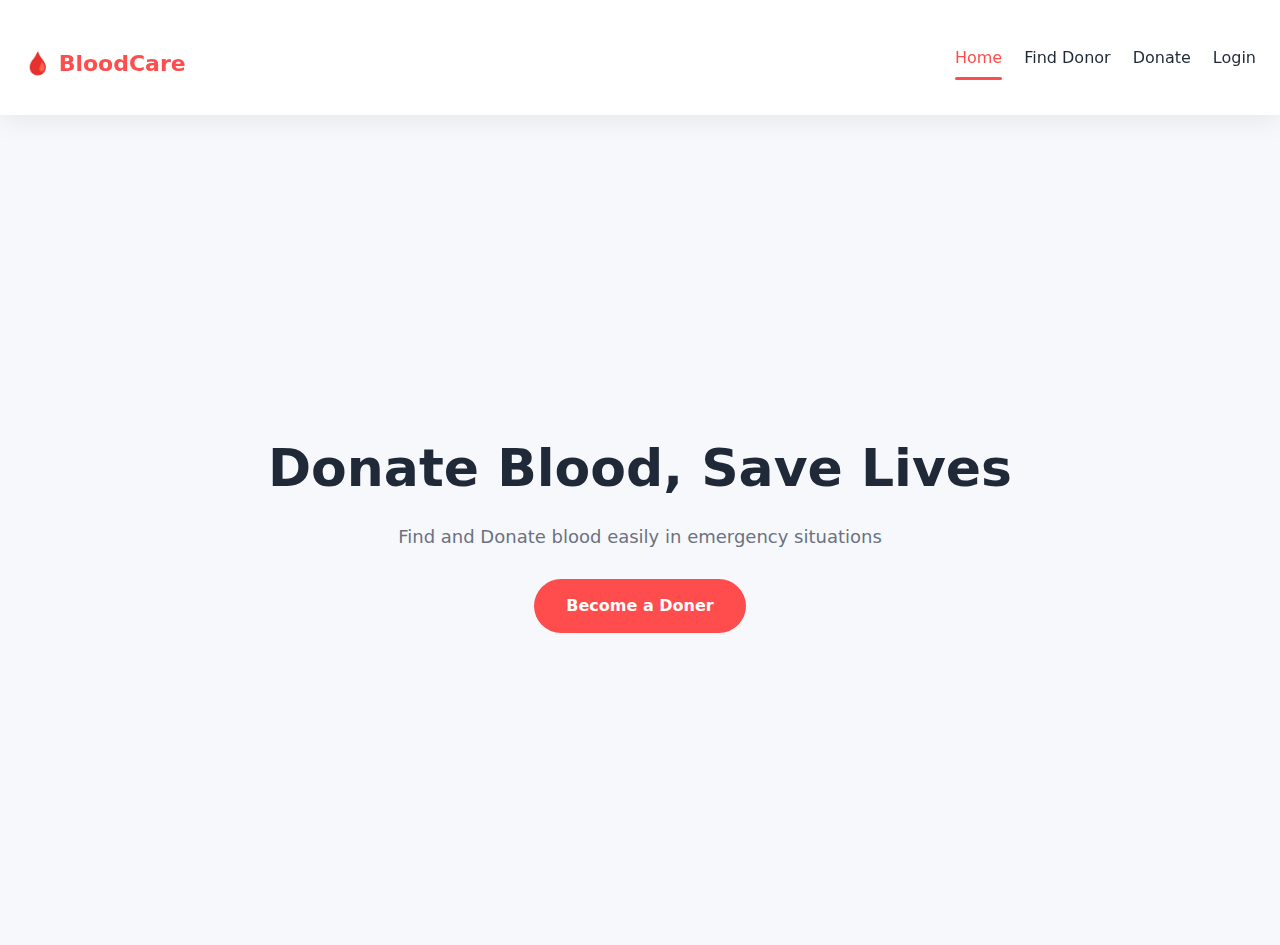
<file: index.html>
<!DOCTYPE html>
<html lang="en">
<head>
    <meta charset="UTF-8">
    <meta name="viewport" content="width=device-width, initial-scale=1.0">
    <title>Blood Management System</title>
    <link rel="stylesheet" href="css/style.css">
</head>
<body>
    <header class="navbar">
  <h2>🩸 BloodCare</h2>
  <nav>
    <a href="index.html">Home</a>
    <a href="search.html">Find Donor</a>
    <a href="register.html">Donate</a>
    <a href="login.html">Login</a>
  </nav>
</header>

<script src="js/navbar.js"></script>


    <section class="hero">
        <h1>Donate Blood, Save Lives</h1>
        <p>Find and Donate blood easily in emergency situations</p>
        <a href="register.html" class="btn">Become a Doner</a>


    </section>
    
</body>
</html>
</file>
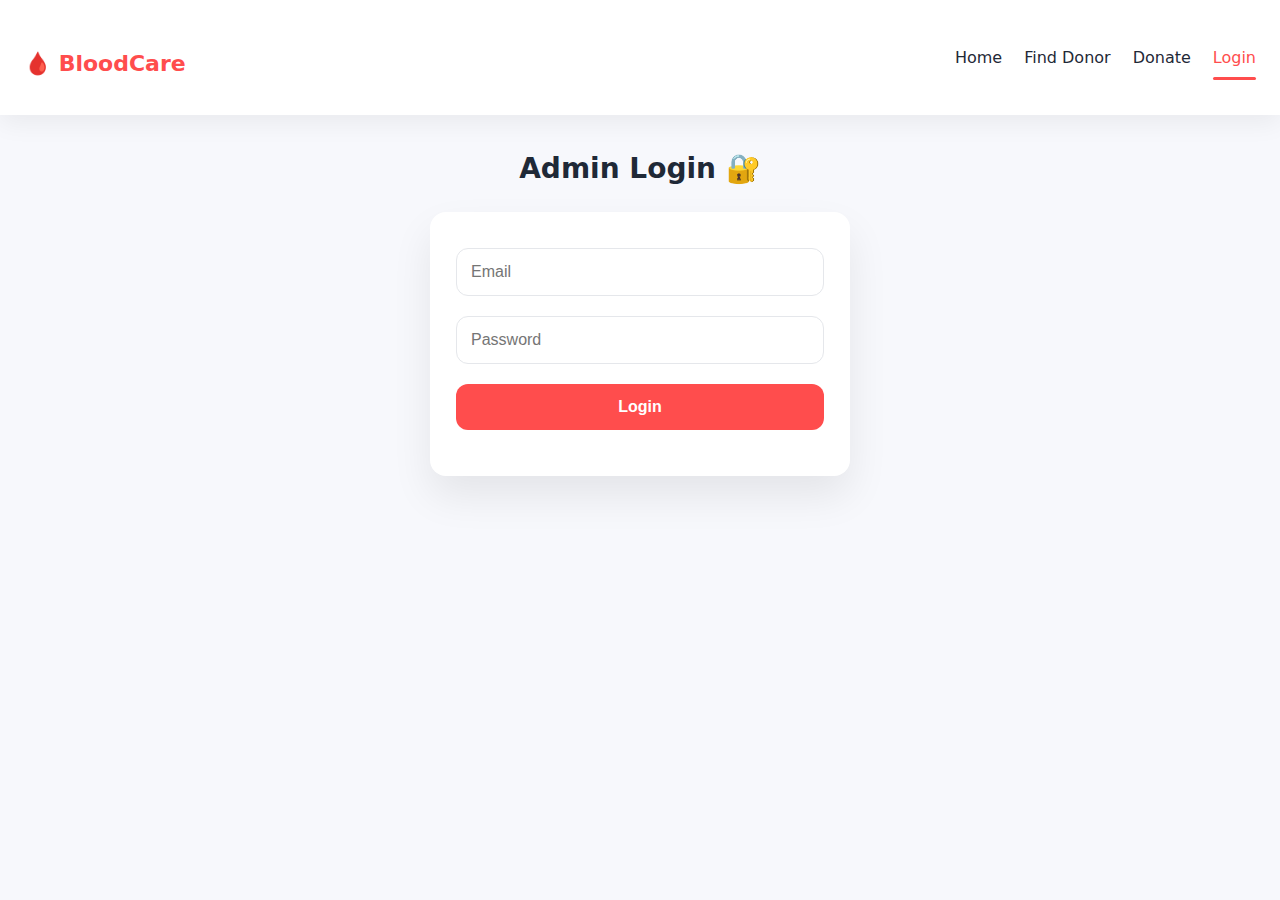
<file: login.html>
<!DOCTYPE html>
<html lang="en">
<head>
  <meta charset="UTF-8">
  <meta name="viewport" content="width=device-width, initial-scale=1.0">
  <title>Login | BloodCare</title>
  <link rel="stylesheet" href="css/style.css">
</head>
<body>

<header class="navbar">
  <h2>🩸 BloodCare</h2>
  <nav>
    <a href="index.html">Home</a>
    <a href="search.html">Find Donor</a>
    <a href="register.html">Donate</a>
    <a href="login.html">Login</a>
  </nav>
</header>

<h2>Admin Login 🔐</h2>

<form id="loginForm">
  <input type="email" id="email" placeholder="Email" required>
  <input type="password" id="password" placeholder="Password" required>
  <button type="submit">Login</button>
  <p id="error" style="color:red; text-align:center; margin-top:10px;"></p>
</form>

<script src="js/navbar.js"></script>
<script src="js/login.js"></script>
</body>
</html>
</file>
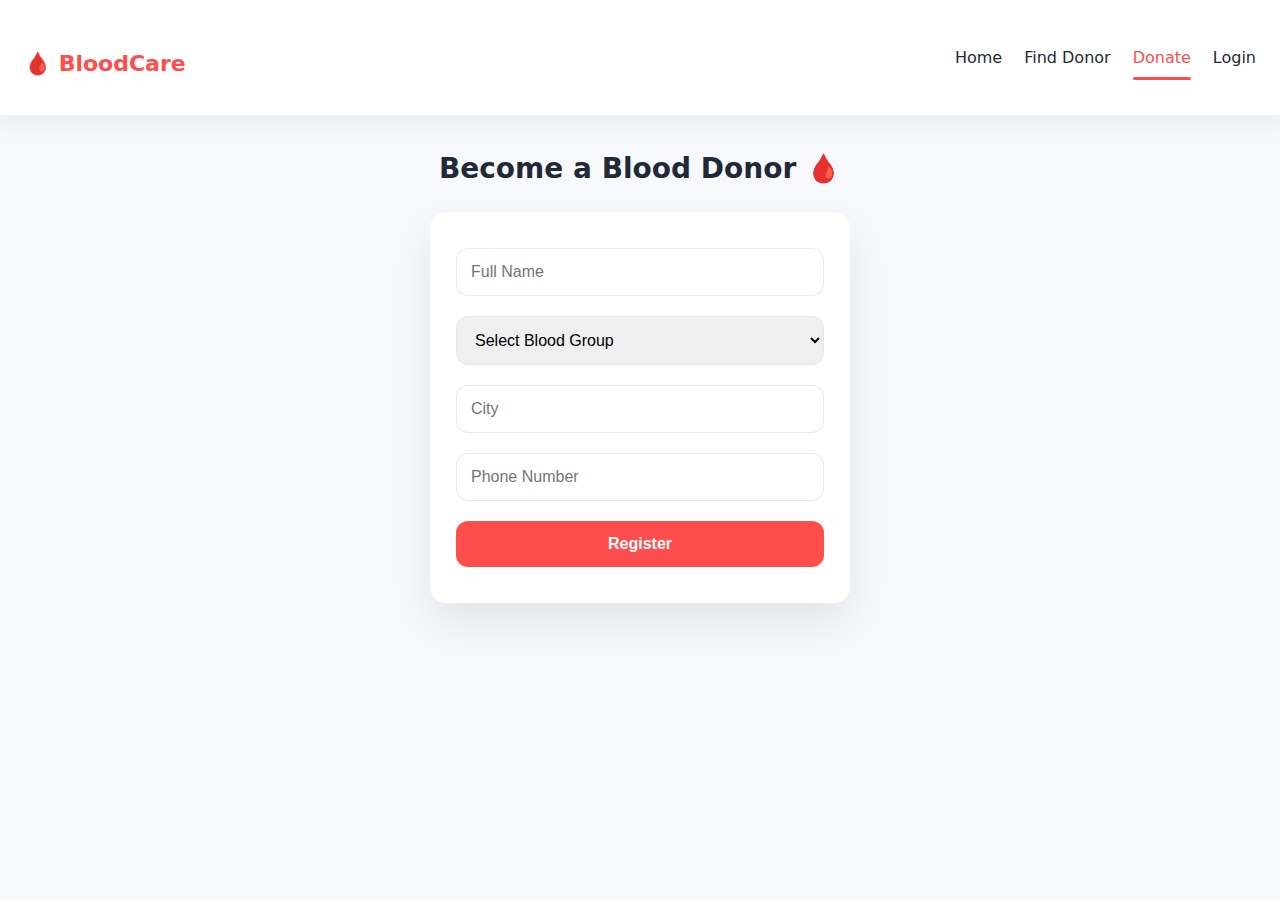
<file: register.html>
<!DOCTYPE html>
<html lang="en">
<head>
  <meta charset="UTF-8">
  <title>Register Donor</title>
  <link rel="stylesheet" href="css/style.css">
</head>
<body>
    <header class="navbar">
  <h2>🩸 BloodCare</h2>
  <nav>
    <a href="index.html">Home</a>
    <a href="search.html">Find Donor</a>
    <a href="register.html">Donate</a>
    <a href="login.html">Login</a>
  </nav>
</header>

<script src="js/navbar.js"></script>


<h2>Become a Blood Donor 🩸</h2>

<form id="donorForm">
  <input type="text" id="name" placeholder="Full Name" required>

  <select id="bloodGroup" required>
    <option value="">Select Blood Group</option>
    <option>A+</option>
    <option>A-</option>
    <option>B+</option>
    <option>B-</option>
    <option>O+</option>
    <option>O-</option>
    <option>AB+</option>
    <option>AB-</option>
  </select>

  <input type="text" id="city" placeholder="City" required>
  <input type="tel" id="phone" placeholder="Phone Number" required>

  <button type="submit">Register</button>
</form>

<script src="js/register.js"></script>
</body>
</html>
</file>
<file: css/style.css>
/* =====================
   GLOBAL RESET & THEME
===================== */
:root {
  --primary: #ff4d4d;
  --primary-dark: #e63b3b;
  --bg: #f7f8fc;
  --card: #ffffff;
  --text: #1f2937;
  --muted: #6b7280;
  --radius: 16px;
}

* {
  margin: 0;
  padding: 0;
  box-sizing: border-box;
}

html {
  scroll-behavior: smooth;
}

body {
  font-family: system-ui, -apple-system, BlinkMacSystemFont, "Segoe UI";
  background: var(--bg);
  color: var(--text);
  min-height: 100vh;
  line-height: 1.6;
}

/* =====================
   NAVBAR
===================== */
.navbar {
  position: sticky;
  top: 0;
  z-index: 100;
  background: var(--card);
  padding: 14px 24px;
  display: flex;
  align-items: center;
  justify-content: space-between;
  box-shadow: 0 8px 24px rgba(0,0,0,0.06);
}

.navbar h2 {
  color: var(--primary);
  font-size: 22px;
}

.navbar nav {
  display: flex;
  gap: 22px;
}

.navbar nav a {
  text-decoration: none;
  color: var(--text);
  font-weight: 500;
  position: relative;
  padding: 4px 0;
}

.navbar nav a.active {
  color: var(--primary);
}

.navbar nav a.active::after {
  content: "";
  position: absolute;
  left: 0;
  bottom: -6px;
  width: 100%;
  height: 3px;
  background: var(--primary);
  border-radius: 10px;
}

/* =====================
   HERO SECTION
===================== */
.hero {
  min-height: calc(100vh - 70px);
  display: flex;
  flex-direction: column;
  align-items: center;
  justify-content: center;
  text-align: center;
  padding: 24px;
}

.hero h1 {
  font-size: clamp(32px, 5vw, 52px);
  margin-bottom: 12px;
}

.hero p {
  max-width: 500px;
  font-size: 18px;
  color: var(--muted);
  margin-bottom: 28px;
}

.btn {
  background: var(--primary);
  color: white;
  padding: 14px 32px;
  border-radius: 999px;
  text-decoration: none;
  font-weight: 600;
  transition: 0.2s ease;
}

.btn:hover {
  background: var(--primary-dark);
  transform: translateY(-2px);
}

/* =====================
   PAGE HEADINGS
===================== */
h2 {
  text-align: center;
  margin: 32px 0 20px;
  font-size: 28px;
}

/* =====================
   FORMS
===================== */
form {
  width: 100%;
  max-width: 420px;
  margin: auto;
  background: var(--card);
  padding: 26px;
  border-radius: var(--radius);
  box-shadow: 0 20px 40px rgba(0,0,0,0.08);
}

input,
select,
button {
  width: 100%;
  padding: 14px;
  margin: 10px 0;
  border-radius: 12px;
  border: 1px solid #e5e7eb;
  font-size: 16px;
}

input:focus,
select:focus {
  outline: none;
  border-color: var(--primary);
}

button {
  background: var(--primary);
  color: white;
  border: none;
  font-weight: 600;
  cursor: pointer;
  transition: 0.2s ease;
}

button:hover {
  background: var(--primary-dark);
}

/* =====================
   SEARCH + RESULTS
===================== */
#results {
  margin-top: 24px;
}

/* =====================
   DONOR CARD
===================== */
.card {
  background: var(--card);
  max-width: 420px;
  margin: 16px auto;
  padding: 20px;
  border-radius: var(--radius);
  box-shadow: 0 15px 35px rgba(0,0,0,0.08);
  position: relative;
  animation: fadeUp 0.4s ease;
}

.card h3 {
  font-size: 20px;
  margin-bottom: 6px;
}

.card p {
  color: var(--muted);
  font-size: 15px;
  margin: 4px 0;
}

/* Blood badge */
.badge {
  position: absolute;
  top: 16px;
  right: 16px;
  background: var(--primary);
  color: white;
  padding: 6px 14px;
  border-radius: 999px;
  font-size: 13px;
  font-weight: 600;
}

/* Empty state */
.card.empty {
  text-align: center;
  color: var(--muted);
}

/* =====================
   ANIMATIONS
===================== */
@keyframes fadeUp {
  from {
    opacity: 0;
    transform: translateY(12px);
  }
  to {
    opacity: 1;
    transform: translateY(0);
  }
}

/* =====================
   MOBILE OPTIMIZATION
===================== */
@media (max-width: 600px) {
  .navbar {
    flex-direction: column;
    gap: 10px;
  }

  .navbar nav {
    flex-wrap: wrap;
    justify-content: center;
    gap: 14px;
  }

  h2 {
    font-size: 24px;
  }

  form {
    padding: 22px;
  }
}
</file>
